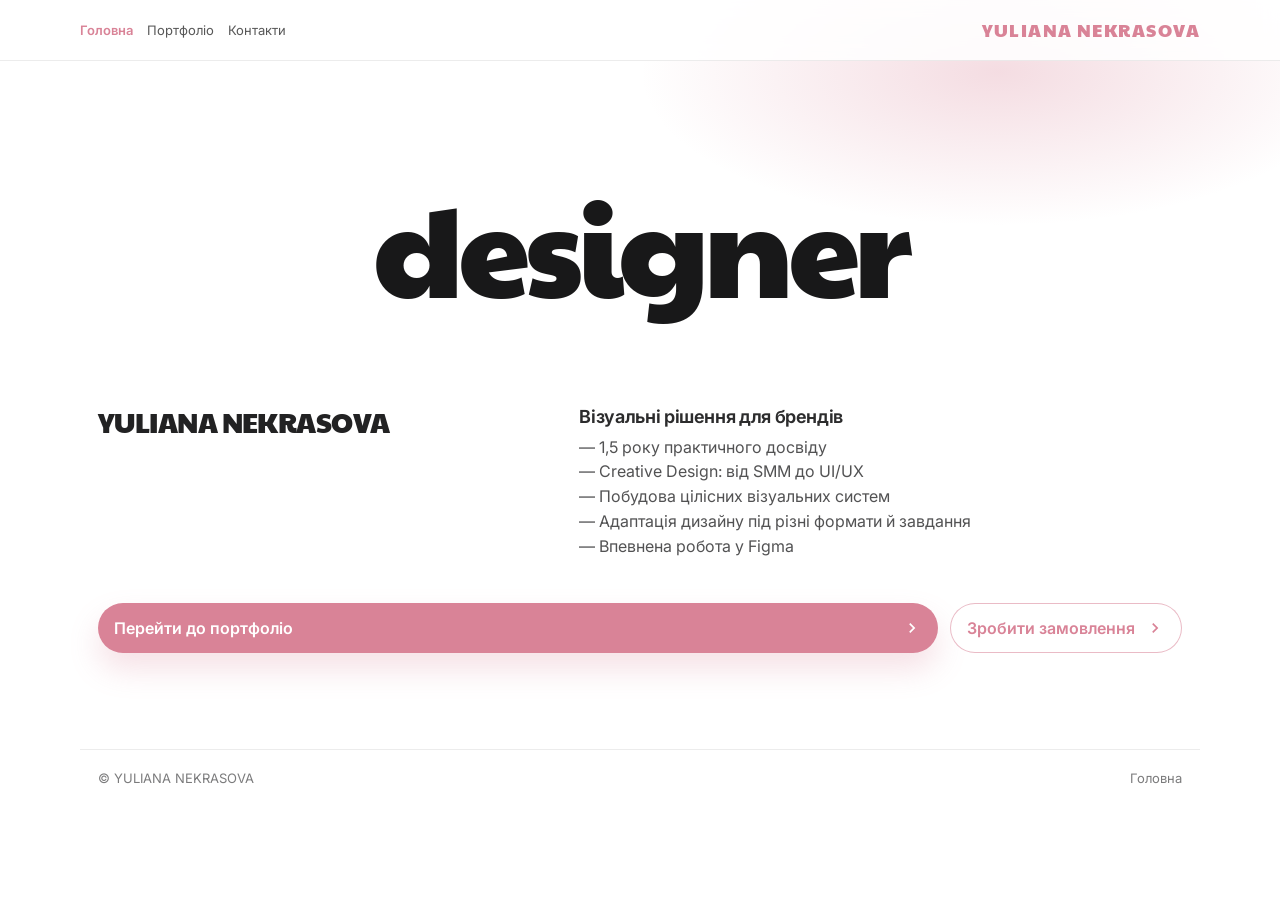
<file: index.html>
<!DOCTYPE html>
<html lang="uk">
<head>
  <meta charset="UTF-8">
  <meta name="viewport" content="width=device-width, initial-scale=1">
  <link rel="preconnect" href="https://fonts.googleapis.com">
  <link rel="preconnect" href="https://fonts.gstatic.com" crossorigin>
  <link rel="stylesheet" href="https://fonts.googleapis.com/css2?family=Inter:wght@300;400;500;600;700&family=Paytone+One&display=swap">
  <title>Головна — Юліана Некрасова</title>
  <link rel="stylesheet" href="styles.css">
</head>
<body>
  <header class="topbar">
    <div class="wrap topbar-grid">
      <nav class="menu" aria-label="Навігація" role="navigation">
        <ul class="menu-list">
          <li><a class="menu-link" href="index.html" aria-current="page">Головна</a></li>
          <li><a class="menu-link" href="portfolio.html">Портфоліо</a></li>
          <li><a class="menu-link" href="contacts.html">Контакти</a></li>
        </ul>
      </nav>

      <a class="logo" href="index.html">YULIANA NEKRASOVA</a>
    </div>
  </header>

  <main id="content">
    <section class="hero" aria-label="Головний екран">
      <div class="wrap">
        <div class="hero-stage">
          <div class="hero-word" aria-hidden="true">designer</div>
        </div>

        <div class="hero-bottom">
          <div class="hero-left">
            <h1>YULIANA NEKRASOVA</h1>
          </div>

          <div class="hero-right">
            <h2 class="subhead">Візуальні рішення для брендів</h2>
            <p>
              — 1,5 року практичного досвіду<br>
              — Creative Design: від SMM до UI/UX<br>
              — Побудова цілісних візуальних систем<br>
              — Адаптація дизайну під різні формати й завдання<br>
              — Впевнена робота у Figma
            </p>
          </div>

          <div class="hero-actions btn-row">
            <a class="btn btn-wide" href="portfolio.html">
              Перейти до портфоліо
              <svg class="btn-icon" viewBox="0 0 24 24" aria-hidden="true">
                <path d="M8.59 16.59L13.17 12 8.59 7.41 10 6l6 6-6 6-1.41-1.41z"></path>
              </svg>
            </a>
            <a class="btn btn-outline" href="contacts.html">
              Зробити замовлення
              <svg class="btn-icon" viewBox="0 0 24 24" aria-hidden="true">
                <path d="M8.59 16.59L13.17 12 8.59 7.41 10 6l6 6-6 6-1.41-1.41z"></path>
              </svg>
            </a>
          </div>
        </div>
      </div>
    </section>
  </main>

  <footer class="footer">
    <div class="wrap footer-inner">
      <span>© YULIANA NEKRASOVA</span>
      <span>Головна</span>
    </div>
  </footer>
</body>
</html>
</file>
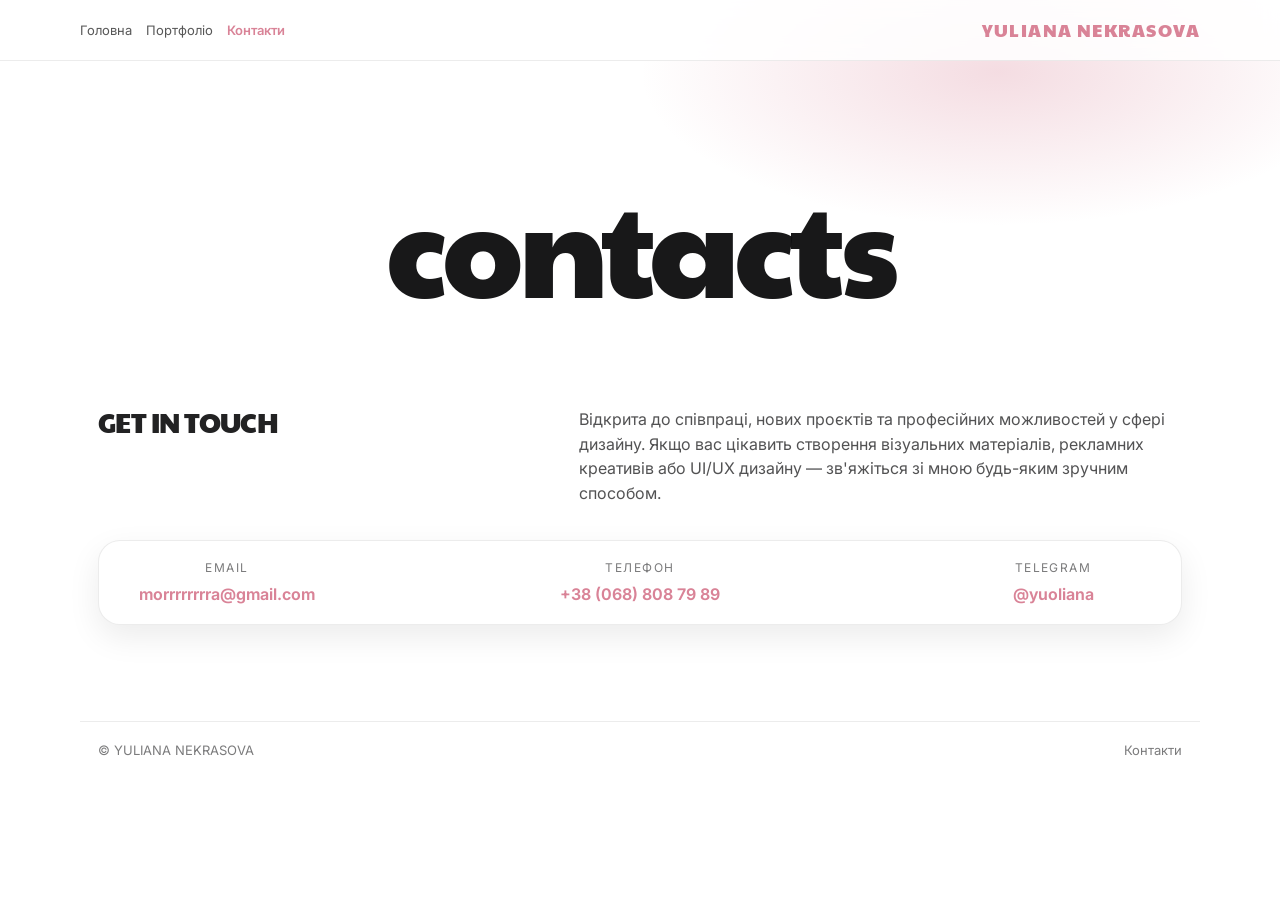
<file: contacts.html>
<!DOCTYPE html>
<html lang="uk">
<head>
  <meta charset="UTF-8">
  <meta name="viewport" content="width=device-width, initial-scale=1">
  <link rel="preconnect" href="https://fonts.googleapis.com">
  <link rel="preconnect" href="https://fonts.gstatic.com" crossorigin>
  <link rel="stylesheet" href="https://fonts.googleapis.com/css2?family=Inter:wght@300;400;500;600;700&family=Paytone+One&display=swap">
  <title>Контакти — Юліана Некрасова</title>
  <link rel="stylesheet" href="styles.css">
</head>
<body>
  <header class="topbar">
    <div class="wrap topbar-grid">
      <nav class="menu" aria-label="Навігація" role="navigation">
        <ul class="menu-list">
          <li><a class="menu-link" href="index.html">Головна</a></li>
          <li><a class="menu-link" href="portfolio.html">Портфоліо</a></li>
          <li><a class="menu-link" href="contacts.html" aria-current="page">Контакти</a></li>
        </ul>
      </nav>

      <a class="logo" href="index.html">YULIANA NEKRASOVA</a>
    </div>
  </header>

  <main id="content">
    <section class="hero" aria-label="Контакти">
      <div class="wrap">
        <div class="hero-stage">
          <div class="hero-word" aria-hidden="true">contacts</div>
        </div>

        <div class="hero-bottom">
          <div class="hero-left">
            <h1>GET IN TOUCH</h1>
          </div>
          <div class="hero-right">
            <p>Відкрита до співпраці, нових проєктів та професійних можливостей у сфері дизайну. Якщо вас цікавить створення візуальних матеріалів, рекламних креативів або UI/UX дизайну — зв'яжіться зі мною будь-яким зручним способом.</p>
          </div>
        </div>

        <section class="contact-bar" aria-label="Зв'язок">
          <h2 class="sr-only">Зв'язок</h2>
          <article class="card contact-bar-card">
            <div class="contact-row">
              <div class="contact-item">
                <span class="contact-label">Email</span>
                <a href="mailto:morrrrrrrra@gmail.com">morrrrrrrra@gmail.com</a>
              </div>
              <div class="contact-item">
                <span class="contact-label">Телефон</span>
                <a href="tel:+380688087989">+38 (068) 808 79 89</a>
              </div>
              <div class="contact-item">
                <span class="contact-label">Telegram</span>
                <a href="https://t.me/yuoliana" target="_blank" rel="noreferrer">@yuoliana</a>
              </div>
            </div>
          </article>
        </section>
      </div>
    </section>
  </main>

  <footer class="footer">
    <div class="wrap footer-inner">
      <span>© YULIANA NEKRASOVA</span>
      <span>Контакти</span>
    </div>
  </footer>
</body>
</html>
</file>
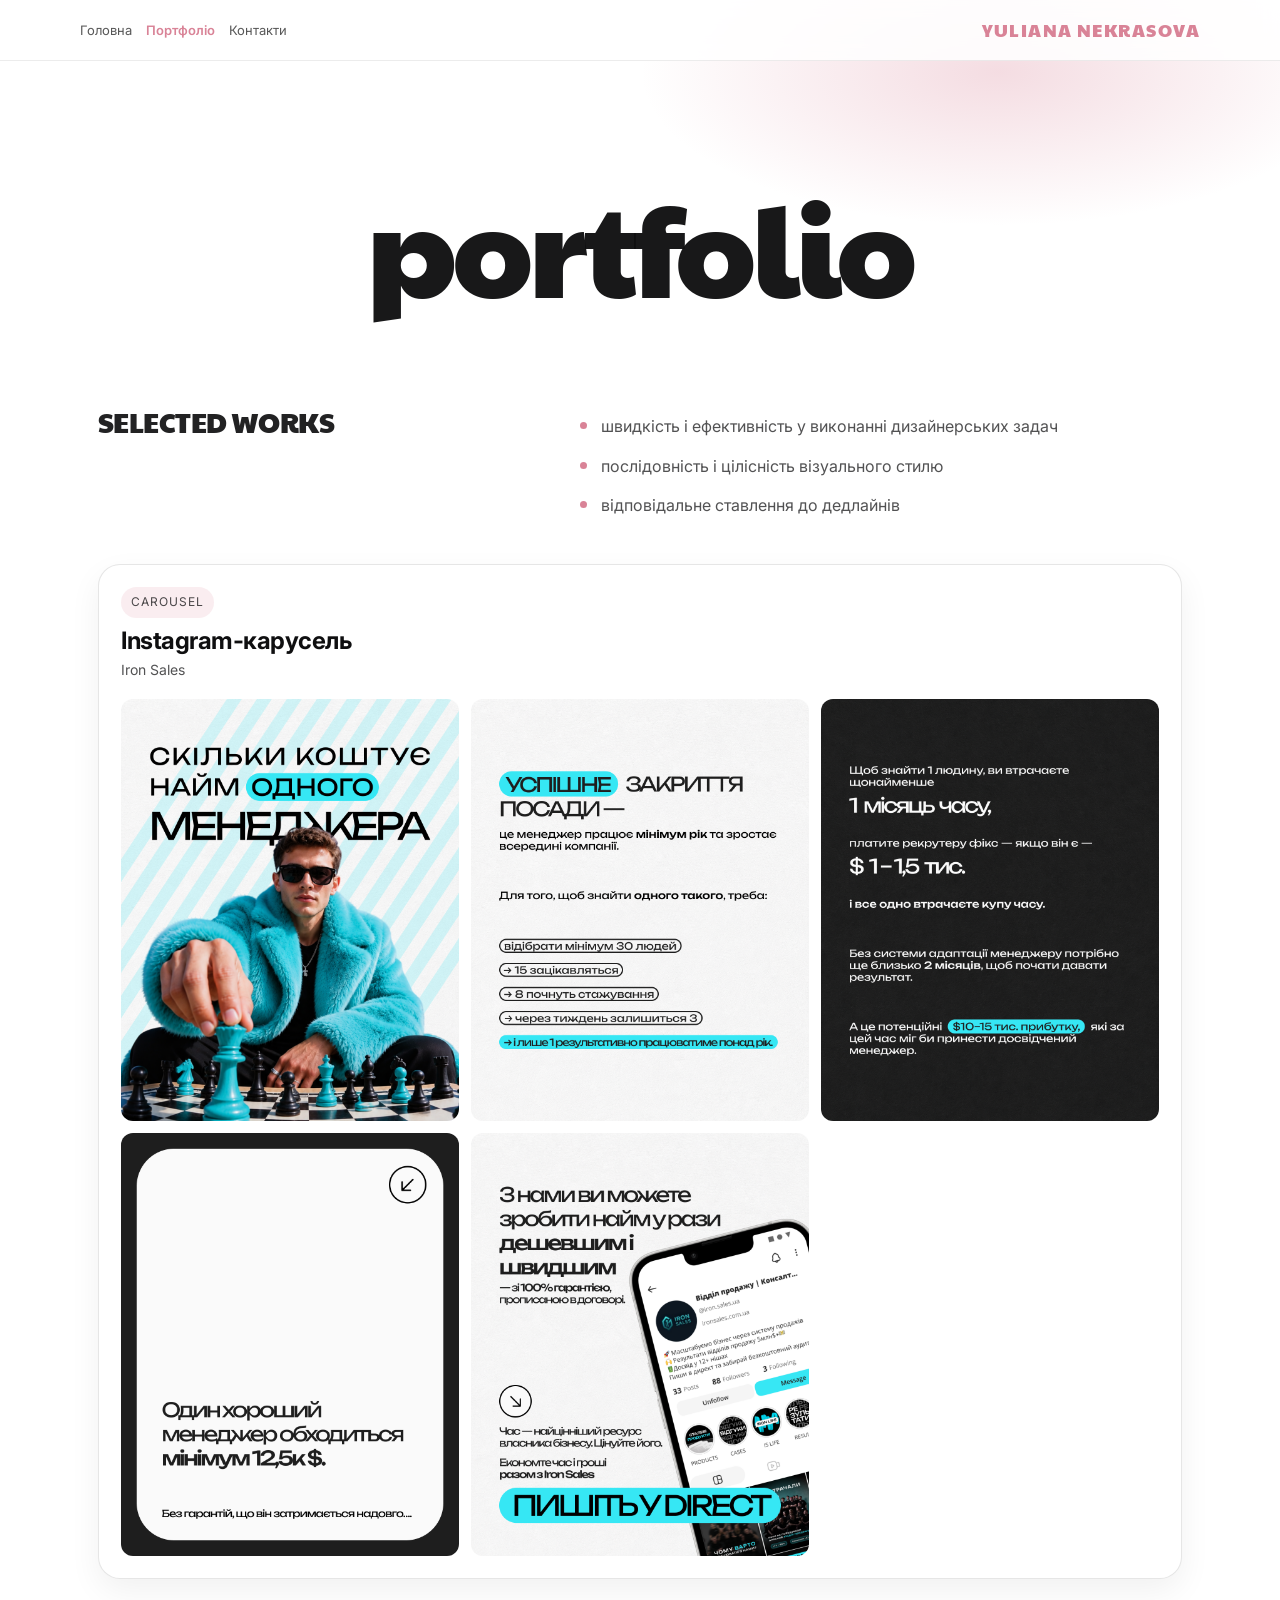
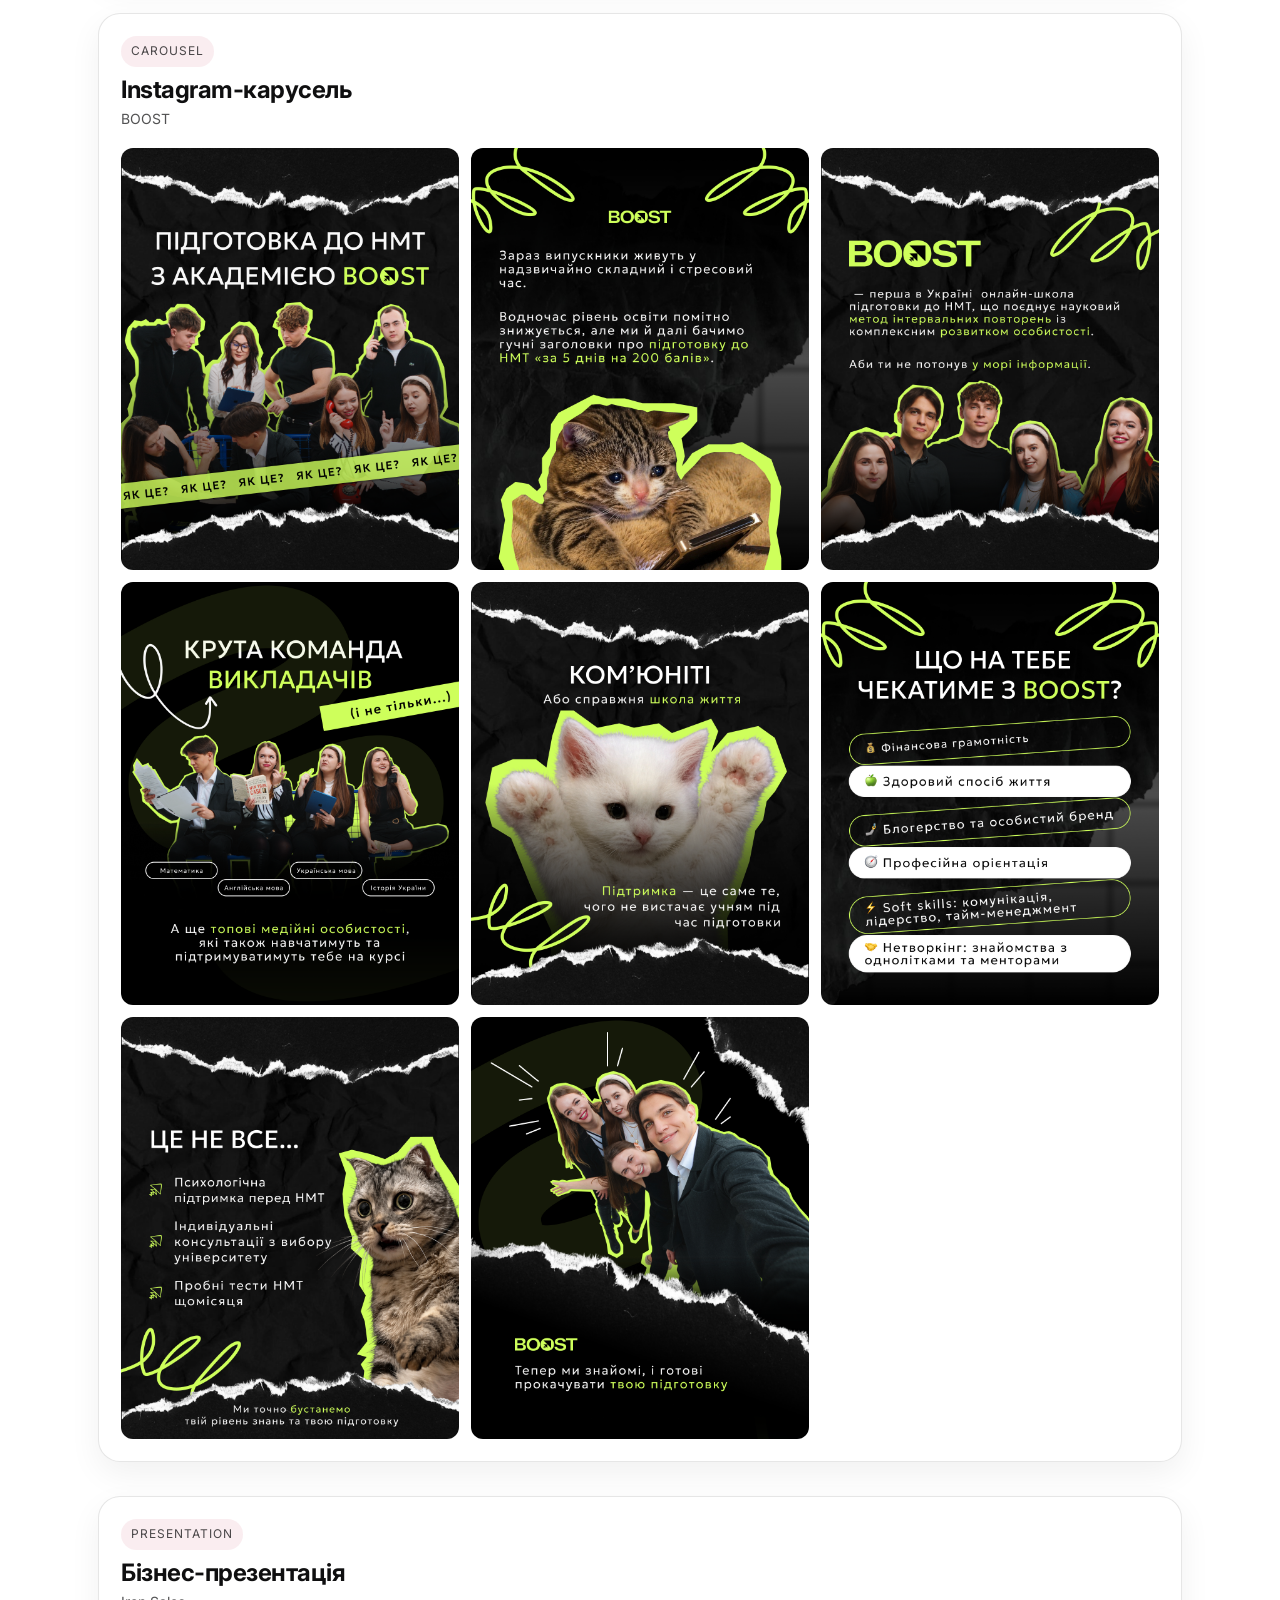
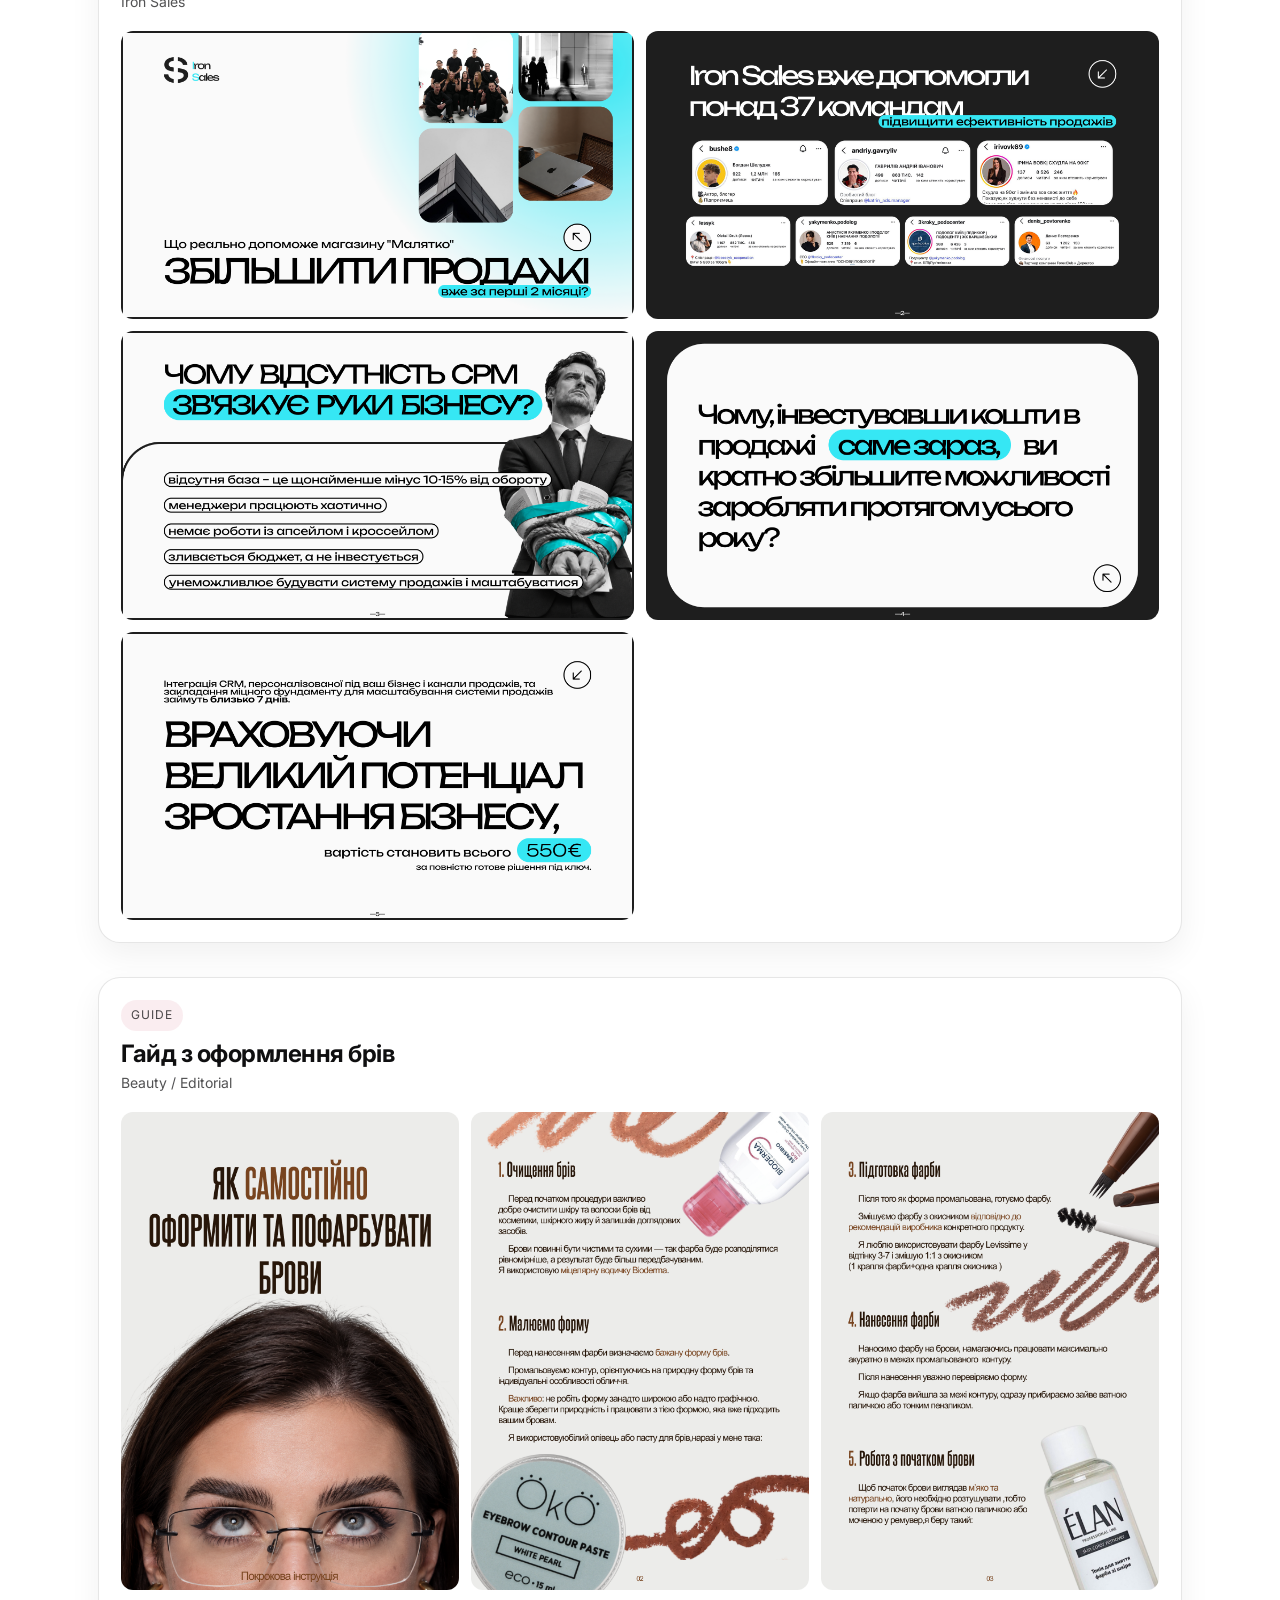
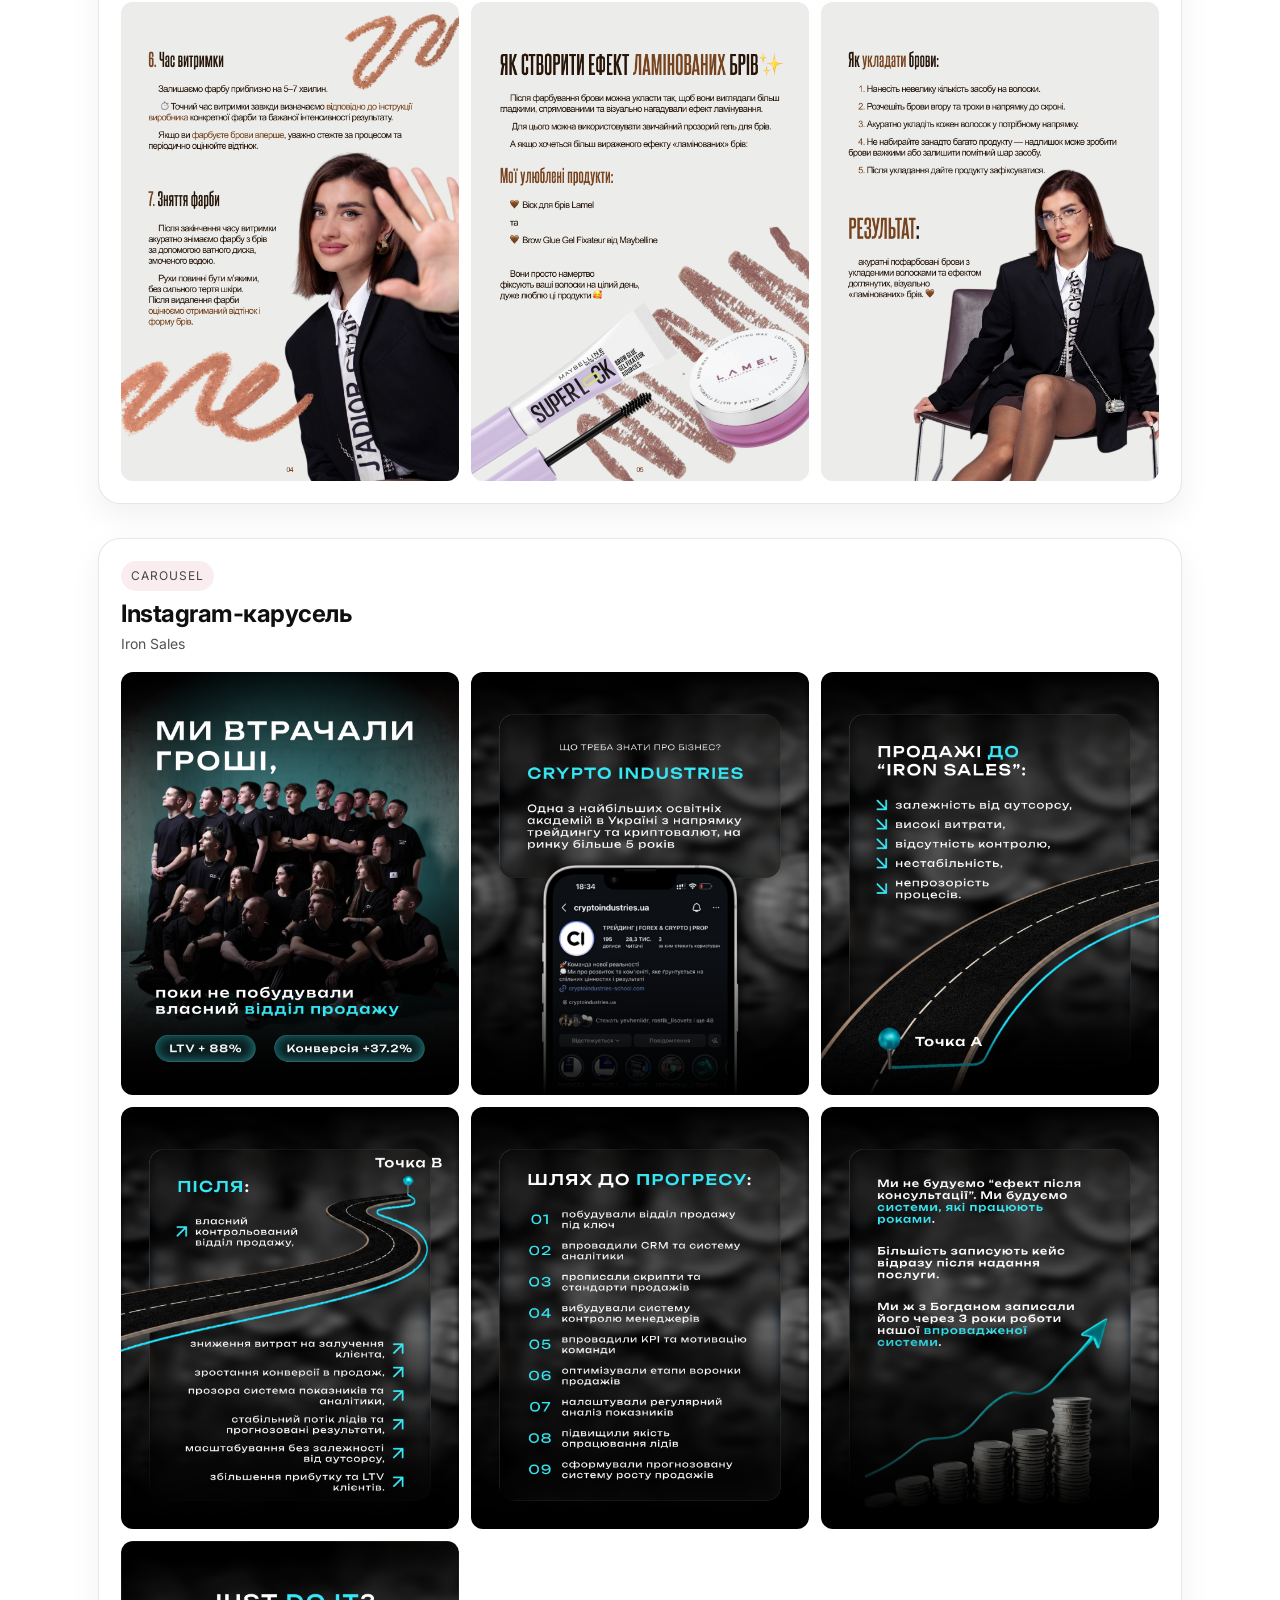
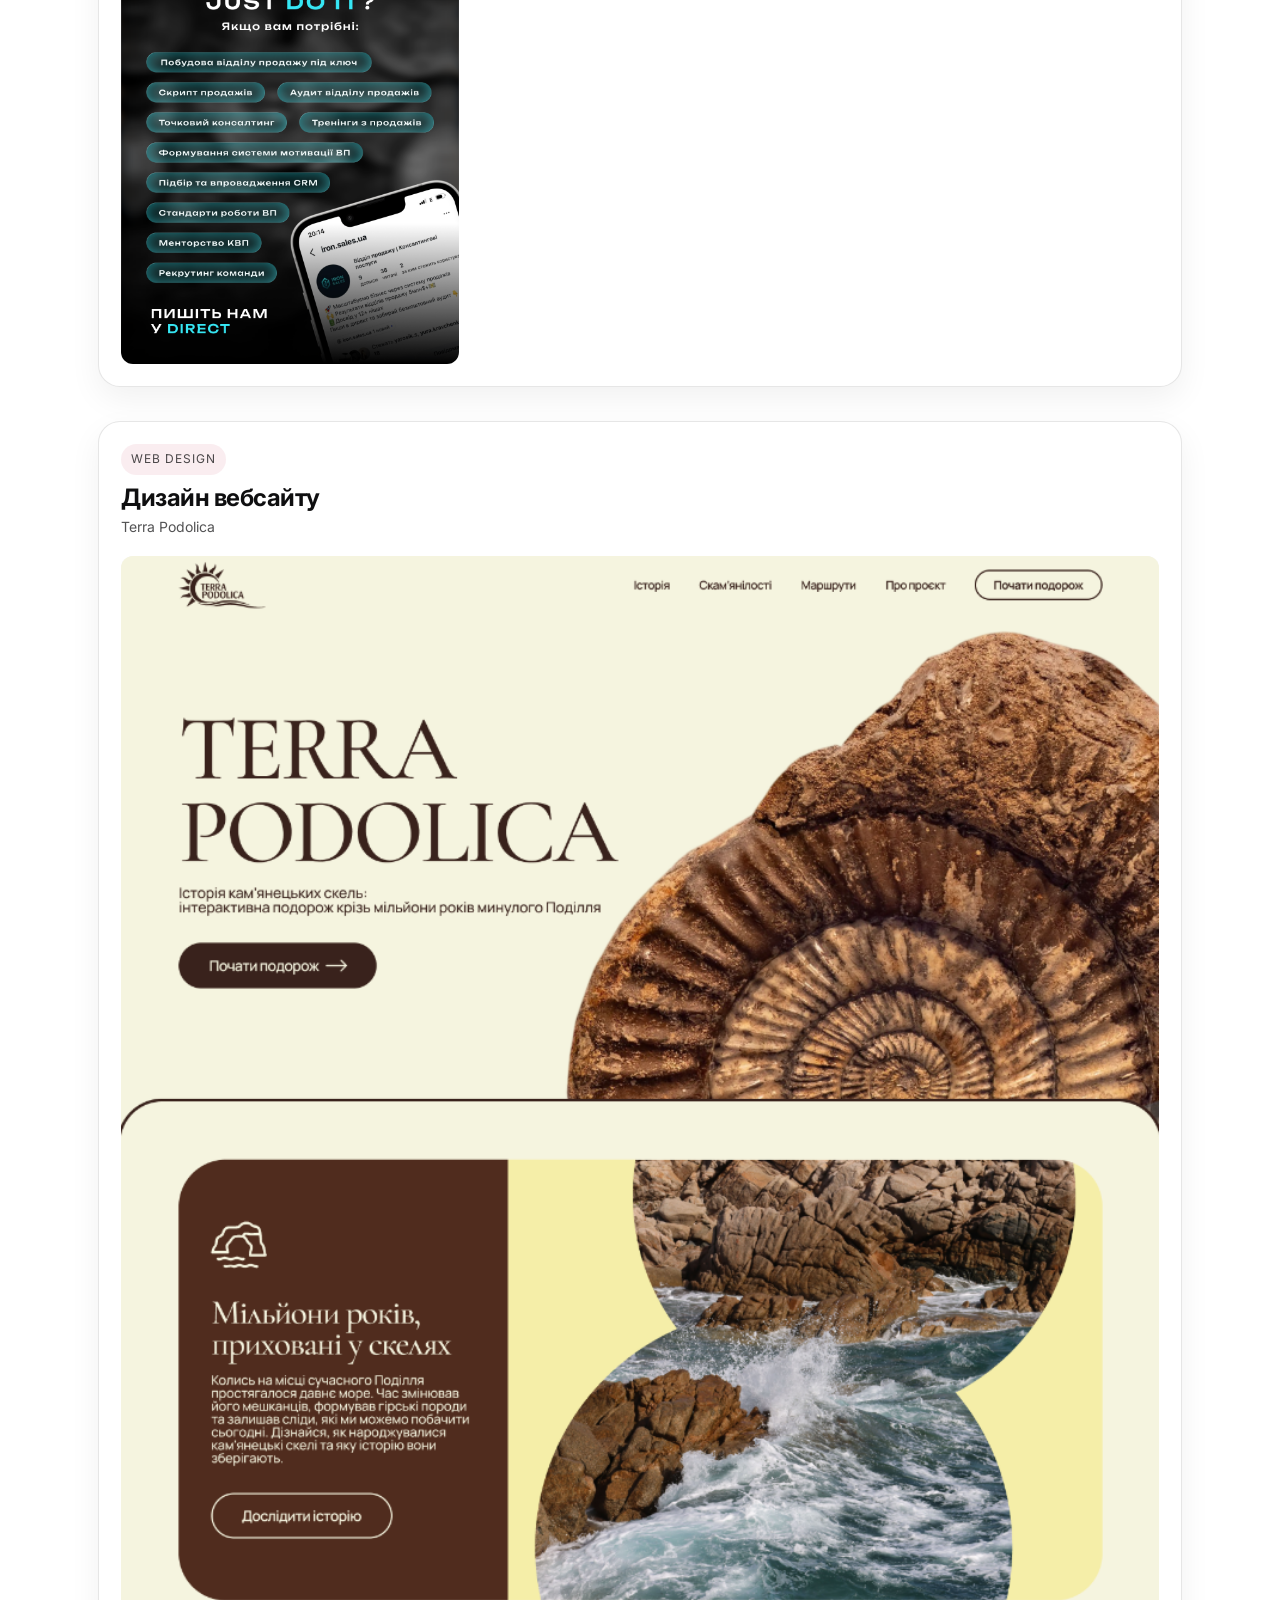
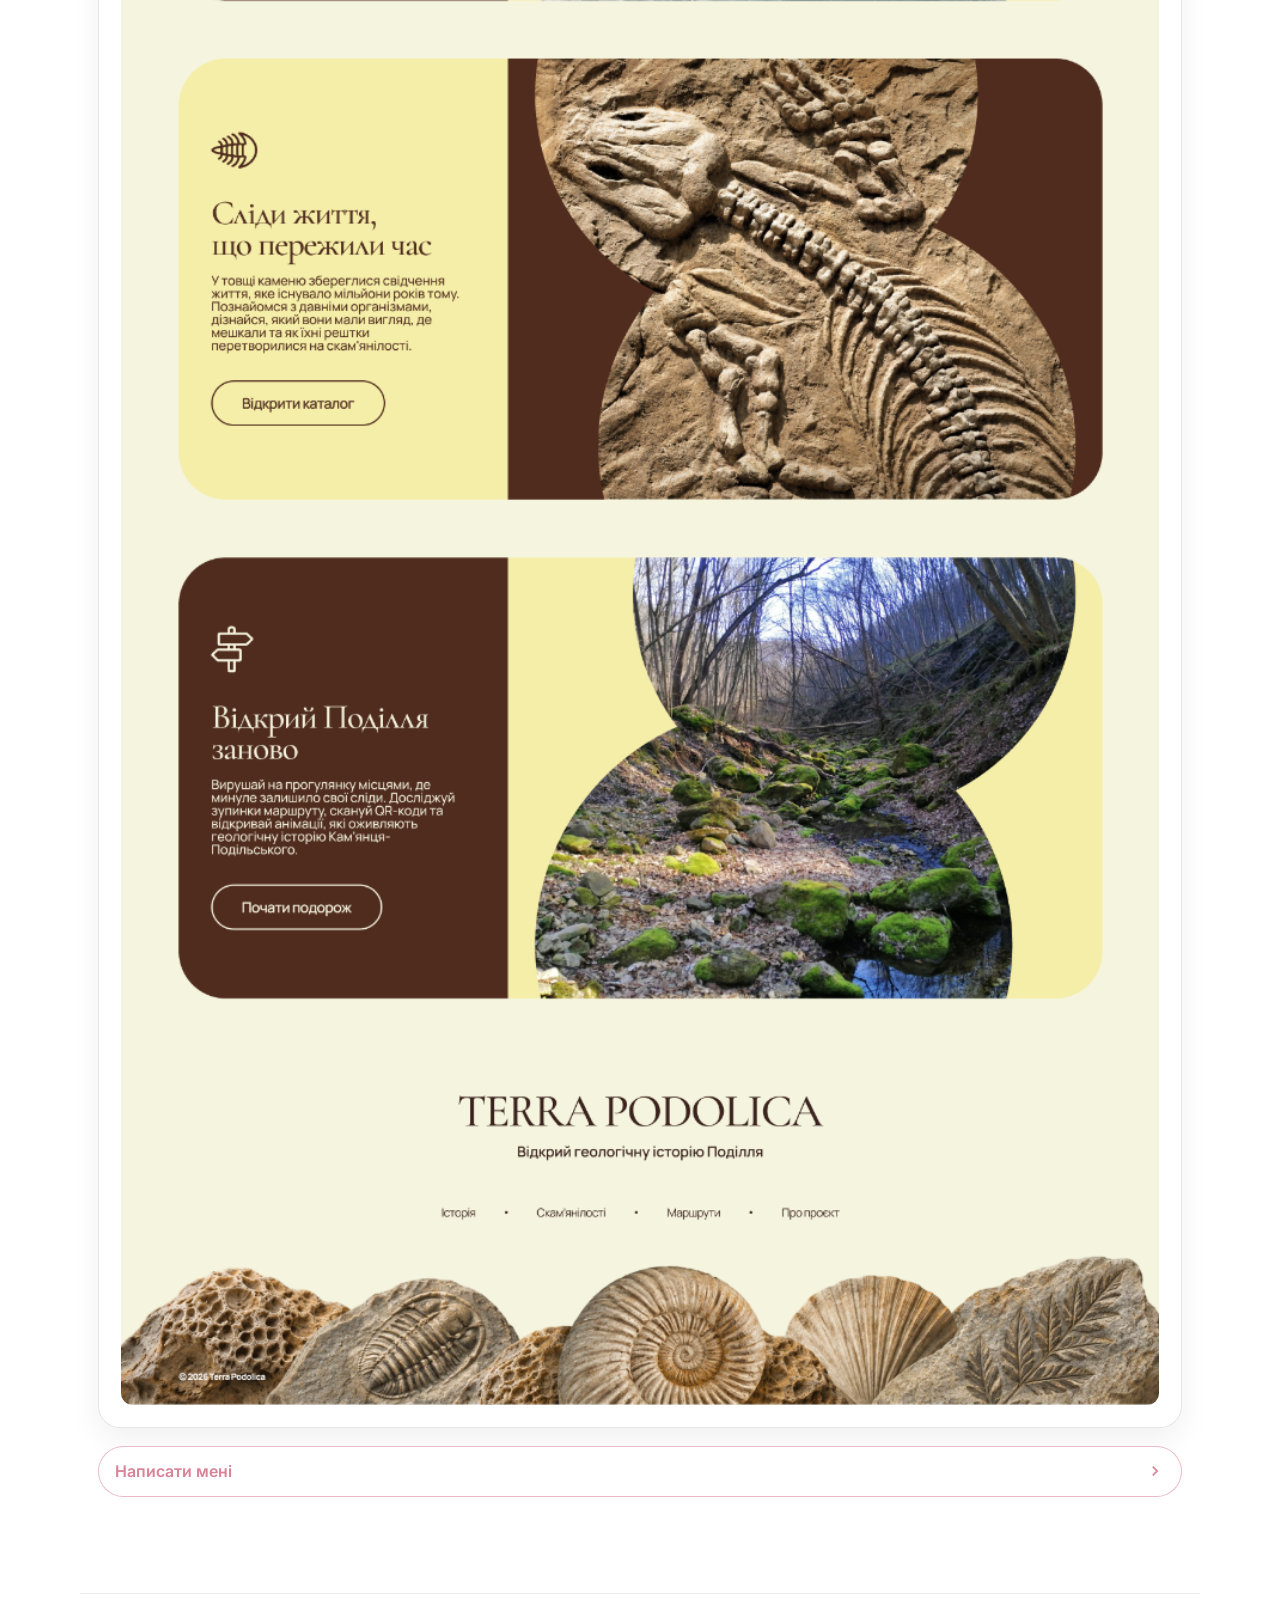
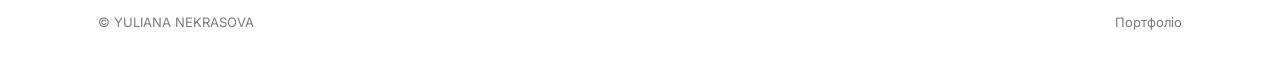
<file: portfolio.html>
<!DOCTYPE html>
<html lang="uk">
<head>
  <meta charset="UTF-8">
  <meta name="viewport" content="width=device-width, initial-scale=1">
  <link rel="preconnect" href="https://fonts.googleapis.com">
  <link rel="preconnect" href="https://fonts.gstatic.com" crossorigin>
  <link rel="stylesheet" href="https://fonts.googleapis.com/css2?family=Inter:wght@300;400;500;600;700&family=Paytone+One&display=swap">
  
  <meta name="description" content="Портфоліо дизайнерки Юліани Некрасової. Розробка рекламних банерів, презентацій та UI/UX рішень для цифрових продуктів.">
  <meta name="author" content="Юліана Некрасова">
  <meta name="keywords" content="Юліана Некрасова, портфоліо дизайнера, UI/UX, створення банерів, графічний дизайн">
  
  <title>Портфоліо — Юліана Некрасова</title>
  <link rel="stylesheet" href="styles.css">
  <style>
    #terra-podolica .work-gallery{display:block !important;grid-template-columns:1fr !important;columns:auto !important}
    #terra-podolica .work-gallery a{display:block;width:100%;max-width:none}
    #terra-podolica .work-gallery img{display:block;width:100% !important;max-width:100% !important;height:auto}
  </style>
</head>
<body>
  <header class="topbar">
    <div class="wrap topbar-grid">
      <nav class="menu" aria-label="Навігація" role="navigation">
        <ul class="menu-list">
          <li><a class="menu-link" href="index.html">Головна</a></li>
          <li><a class="menu-link" href="portfolio.html" aria-current="page">Портфоліо</a></li>
          <li><a class="menu-link" href="contacts.html">Контакти</a></li>
        </ul>
      </nav>

      <a class="logo" href="index.html">YULIANA NEKRASOVA</a>
    </div>
  </header>

  <main id="content">
    <section class="hero" aria-label="Портфоліо">
      <div class="wrap">
        <div class="hero-stage">
          <div class="hero-word" aria-hidden="true">portfolio</div>
        </div>

        <div class="hero-bottom">
          <div class="hero-left">
            <h1>SELECTED WORKS</h1>
          </div>
          <div class="hero-right">
            <ul class="accent-list">
              <li>швидкість і ефективність у виконанні дизайнерських задач</li>
              <li>послідовність і цілісність візуального стилю</li>
              <li>відповідальне ставлення до дедлайнів</li>
            </ul>
          </div>
        </div>

        <section class="work-detail" id="iron-carousel-1" aria-label="Instagram-карусель — Iron Sales">
 <div class="work-heading"><div><span class="badge">CAROUSEL</span><h2>Instagram-карусель</h2><p>Iron Sales</p></div></div>
 <div class="work-gallery "><a href="assets/iron-carousel-1-01.png" target="_blank" rel="noopener" title="Відкрити у повному розмірі"><img loading="lazy" src="assets/iron-carousel-1-01.png" alt="Instagram-карусель — сторінка 1"></a><a href="assets/iron-carousel-1-02.png" target="_blank" rel="noopener" title="Відкрити у повному розмірі"><img loading="lazy" src="assets/iron-carousel-1-02.png" alt="Instagram-карусель — сторінка 2"></a><a href="assets/iron-carousel-1-03.png" target="_blank" rel="noopener" title="Відкрити у повному розмірі"><img loading="lazy" src="assets/iron-carousel-1-03.png" alt="Instagram-карусель — сторінка 3"></a><a href="assets/iron-carousel-1-04.png" target="_blank" rel="noopener" title="Відкрити у повному розмірі"><img loading="lazy" src="assets/iron-carousel-1-04.png" alt="Instagram-карусель — сторінка 4"></a><a href="assets/iron-carousel-1-05.png" target="_blank" rel="noopener" title="Відкрити у повному розмірі"><img loading="lazy" src="assets/iron-carousel-1-05.png" alt="Instagram-карусель — сторінка 5"></a></div>
 </section>
<section class="work-detail" id="boost-carousel" aria-label="Instagram-карусель — BOOST">
 <div class="work-heading"><div><span class="badge">CAROUSEL</span><h2>Instagram-карусель</h2><p>BOOST</p></div></div>
 <div class="work-gallery "><a href="assets/boost-carousel-01.png" target="_blank" rel="noopener" title="Відкрити у повному розмірі"><img loading="lazy" src="assets/boost-carousel-01.png" alt="Instagram-карусель — сторінка 1"></a><a href="assets/boost-carousel-02.png" target="_blank" rel="noopener" title="Відкрити у повному розмірі"><img loading="lazy" src="assets/boost-carousel-02.png" alt="Instagram-карусель — сторінка 2"></a><a href="assets/boost-carousel-03.png" target="_blank" rel="noopener" title="Відкрити у повному розмірі"><img loading="lazy" src="assets/boost-carousel-03.png" alt="Instagram-карусель — сторінка 3"></a><a href="assets/boost-carousel-04.png" target="_blank" rel="noopener" title="Відкрити у повному розмірі"><img loading="lazy" src="assets/boost-carousel-04.png" alt="Instagram-карусель — сторінка 4"></a><a href="assets/boost-carousel-05.png" target="_blank" rel="noopener" title="Відкрити у повному розмірі"><img loading="lazy" src="assets/boost-carousel-05.png" alt="Instagram-карусель — сторінка 5"></a><a href="assets/boost-carousel-06.png" target="_blank" rel="noopener" title="Відкрити у повному розмірі"><img loading="lazy" src="assets/boost-carousel-06.png" alt="Instagram-карусель — сторінка 6"></a><a href="assets/boost-carousel-07.png" target="_blank" rel="noopener" title="Відкрити у повному розмірі"><img loading="lazy" src="assets/boost-carousel-07.png" alt="Instagram-карусель — сторінка 7"></a><a href="assets/boost-carousel-08.png" target="_blank" rel="noopener" title="Відкрити у повному розмірі"><img loading="lazy" src="assets/boost-carousel-08.png" alt="Instagram-карусель — сторінка 8"></a></div>
 </section>
<section class="work-detail" id="iron-presentation" aria-label="Бізнес-презентація — Iron Sales">
 <div class="work-heading"><div><span class="badge">PRESENTATION</span><h2>Бізнес-презентація</h2><p>Iron Sales</p></div></div>
 <div class="work-gallery work-gallery-wide"><a href="assets/iron-presentation-01.png" target="_blank" rel="noopener" title="Відкрити у повному розмірі"><img loading="lazy" src="assets/iron-presentation-01.png" alt="Бізнес-презентація — сторінка 1"></a><a href="assets/iron-presentation-02.png" target="_blank" rel="noopener" title="Відкрити у повному розмірі"><img loading="lazy" src="assets/iron-presentation-02.png" alt="Бізнес-презентація — сторінка 2"></a><a href="assets/iron-presentation-05.png" target="_blank" rel="noopener" title="Відкрити у повному розмірі"><img loading="lazy" src="assets/iron-presentation-05.png" alt="Бізнес-презентація — сторінка 3"></a><a href="assets/iron-presentation-04.png" target="_blank" rel="noopener" title="Відкрити у повному розмірі"><img loading="lazy" src="assets/iron-presentation-04.png" alt="Бізнес-презентація — сторінка 4"></a><a href="assets/iron-presentation-03.png" target="_blank" rel="noopener" title="Відкрити у повному розмірі"><img loading="lazy" src="assets/iron-presentation-03.png" alt="Бізнес-презентація — сторінка 5"></a></div>
 </section>
<section class="work-detail" id="beauty-guide" aria-label="Гайд з оформлення брів — Beauty / Editorial">
 <div class="work-heading"><div><span class="badge">GUIDE</span><h2>Гайд з оформлення брів</h2><p>Beauty / Editorial</p></div></div>
 <div class="work-gallery "><a href="assets/beauty-guide-01.png" target="_blank" rel="noopener" title="Відкрити у повному розмірі"><img loading="lazy" src="assets/beauty-guide-01.png" alt="Гайд з оформлення брів — сторінка 1"></a><a href="assets/beauty-guide-02.png" target="_blank" rel="noopener" title="Відкрити у повному розмірі"><img loading="lazy" src="assets/beauty-guide-02.png" alt="Гайд з оформлення брів — сторінка 2"></a><a href="assets/beauty-guide-03.png" target="_blank" rel="noopener" title="Відкрити у повному розмірі"><img loading="lazy" src="assets/beauty-guide-03.png" alt="Гайд з оформлення брів — сторінка 3"></a><a href="assets/beauty-guide-04.png" target="_blank" rel="noopener" title="Відкрити у повному розмірі"><img loading="lazy" src="assets/beauty-guide-04.png" alt="Гайд з оформлення брів — сторінка 4"></a><a href="assets/beauty-guide-05.png" target="_blank" rel="noopener" title="Відкрити у повному розмірі"><img loading="lazy" src="assets/beauty-guide-05.png" alt="Гайд з оформлення брів — сторінка 5"></a><a href="assets/beauty-guide-06.png" target="_blank" rel="noopener" title="Відкрити у повному розмірі"><img loading="lazy" src="assets/beauty-guide-06.png" alt="Гайд з оформлення брів — сторінка 6"></a></div>
 </section>
<section class="work-detail" id="iron-carousel-2" aria-label="Instagram-карусель — Iron Sales">
 <div class="work-heading"><div><span class="badge">CAROUSEL</span><h2>Instagram-карусель</h2><p>Iron Sales</p></div></div>
 <div class="work-gallery "><a href="assets/iron-carousel-2-01.png" target="_blank" rel="noopener" title="Відкрити у повному розмірі"><img loading="lazy" src="assets/iron-carousel-2-01.png" alt="Instagram-карусель — сторінка 1"></a><a href="assets/iron-carousel-2-02.png" target="_blank" rel="noopener" title="Відкрити у повному розмірі"><img loading="lazy" src="assets/iron-carousel-2-02.png" alt="Instagram-карусель — сторінка 2"></a><a href="assets/iron-carousel-2-03.png" target="_blank" rel="noopener" title="Відкрити у повному розмірі"><img loading="lazy" src="assets/iron-carousel-2-03.png" alt="Instagram-карусель — сторінка 3"></a><a href="assets/iron-carousel-2-04.png" target="_blank" rel="noopener" title="Відкрити у повному розмірі"><img loading="lazy" src="assets/iron-carousel-2-04.png" alt="Instagram-карусель — сторінка 4"></a><a href="assets/iron-carousel-2-05.png" target="_blank" rel="noopener" title="Відкрити у повному розмірі"><img loading="lazy" src="assets/iron-carousel-2-05.png" alt="Instagram-карусель — сторінка 5"></a><a href="assets/iron-carousel-2-06.png" target="_blank" rel="noopener" title="Відкрити у повному розмірі"><img loading="lazy" src="assets/iron-carousel-2-06.png" alt="Instagram-карусель — сторінка 6"></a><a href="assets/iron-carousel-2-07.png" target="_blank" rel="noopener" title="Відкрити у повному розмірі"><img loading="lazy" src="assets/iron-carousel-2-07.png" alt="Instagram-карусель — сторінка 7"></a></div>
 </section>
<section class="work-detail" id="terra-podolica" aria-label="Дизайн вебсайту — Terra Podolica">
 <div class="work-heading"><div><span class="badge">WEB DESIGN</span><h2>Дизайн вебсайту</h2><p>Terra Podolica</p></div></div>
 <div class="work-gallery work-gallery-wide"><a href="assets/terra-podolica-01.png" target="_blank" rel="noopener" title="Відкрити у повному розмірі"><img loading="lazy" src="assets/terra-podolica-01.png" alt="Дизайн вебсайту — сторінка 1"></a></div>
 </section>
<div class="spacer" aria-hidden="true"></div>
        <a class="btn btn-outline btn-wide" href="contacts.html">
          Написати мені
          <svg class="btn-icon" viewBox="0 0 24 24" aria-hidden="true">
            <path d="M8.59 16.59L13.17 12 8.59 7.41 10 6l6 6-6 6-1.41-1.41z"></path>
          </svg>
        </a>
      </div>
    </section>
  </main>

  <footer class="footer">
    <div class="wrap footer-inner">
      <span>© YULIANA NEKRASOVA</span>
      <span>Портфоліо</span>
    </div>
  </footer>
</body>
</html>
</file>
<file: styles.css>
:root {
  --bg: #ffffff;
  --surface: #ffffff;
  --text: #0f0f10;
  --muted: #6c6c72;
  --border: rgba(15, 15, 16, .10);
  --accent: #d98397;
  --accent-soft: #f3c3cd;
  --shadow: 0 18px 40px rgba(15, 15, 16, .10);
  --radius: 22px;
}

* {
  box-sizing: border-box;
}

html, body {
  height: 100%;
}

body {
  position: relative;
  margin: 0;
  color: var(--text);
  font: 16px/1.55 "Inter", system-ui, -apple-system, "Segoe UI", Roboto, Arial, sans-serif;
  background: var(--bg);
}

body::before {
  content: "";
  position: absolute;
  top: 0;
  left: 0;
  right: 0;
  height: 640px;
  pointer-events: none;
  background: radial-gradient(560px 240px at 78% 72px, rgba(217, 131, 151, .28), transparent 64%);
  z-index: -1;
}

img {
  max-width: 100%;
  height: auto;
  display: block;
}

a {
  color: inherit;
}

.sr-only {
  position: absolute;
  width: 1px;
  height: 1px;
  padding: 0;
  margin: -1px;
  overflow: hidden;
  clip: rect(0, 0, 0, 0);
  white-space: nowrap;
  border: 0;
}

.wrap {
  max-width: 1120px;
  margin: 0 auto;
  padding: 0 18px;
}

.topbar {
  position: sticky;
  top: 0;
  z-index: 10;
  background: rgba(255, 255, 255, .86);
  border-bottom: 1px solid rgba(15, 15, 16, .08);
  backdrop-filter: blur(10px);
}

.topbar-grid {
  display: flex;
  align-items: center;
  justify-content: space-between;
  padding: 16px 0;
  gap: 14px;
}

.menu {
  flex: 1;
}

.menu-list {
  list-style: none;
  margin: 0;
  padding: 0;
  display: flex;
  flex-direction: row;
  align-items: center;
  gap: 14px;
  flex-wrap: wrap;
  font-size: 13px;
}

.menu-link {
  text-decoration: none;
  color: rgba(15, 15, 16, .70);
}

.menu-link:hover {
  color: rgba(15, 15, 16, .92);
}

.menu-link[aria-current="page"] {
  color: var(--accent);
  font-weight: 600;
}

.logo {
  text-decoration: none;
  font-family: "Paytone One", "Inter", system-ui, sans-serif;
  font-size: 18px;
  letter-spacing: .08em;
  color: var(--accent);
}

main {
  padding: 8px 0 56px;
}

h1, h2, h3 {
  margin: 0 0 10px;
  line-height: 1.1;
  letter-spacing: -.02em;
}

h1 {
  font-size: 48px;
  font-weight: 700;
}

h2 {
  font-size: 28px;
  font-weight: 700;
}

h3 {
  font-size: 16px;
  font-weight: 700;
  letter-spacing: .02em;
  text-transform: uppercase;
}

p {
  margin: 0 0 12px;
  color: rgba(15, 15, 16, .72);
}

.accent-list {
  margin: 0 0 12px;
  padding-left: 22px;
  color: rgba(15, 15, 16, .72);
}

.accent-list li {
  margin: 0 0 8px;
}

.accent-list li::marker {
  color: var(--accent);
  font-size: 1.45em;
}

.btn {
  display: inline-flex;
  align-items: center;
  gap: 10px;
  padding: 12px 16px;
  border-radius: 999px;
  background: var(--accent);
  color: #fff;
  text-decoration: none;
  font-weight: 600;
  box-shadow: 0 16px 30px rgba(217, 131, 151, .24);
}

.btn-outline {
  background: #fff;
  color: var(--accent);
  border: 1px solid rgba(217, 131, 151, .55);
  box-shadow: none;
}

.btn-icon {
  width: 20px;
  height: 20px;
  flex: 0 0 auto;
  fill: currentColor;
}

.btn-wide {
  width: 100%;
  justify-content: space-between;
}

.btn-row {
  display: grid;
  grid-template-columns: 1fr auto;
  gap: 12px;
  margin-top: 14px;
}

.btn:hover { filter: brightness(1.02); }
.btn:active { filter: brightness(.98); }

.hero {
  position: relative;
  padding: 6px 0 12px;
}

.hero-stage {
  position: relative;
  min-height: 320px;
  display: grid;
  place-items: center;
  overflow: hidden;
}

.hero-word {
  position: absolute;
  inset: 0;
  display: grid;
  place-items: center;
  font-family: "Paytone One", "Inter", system-ui, sans-serif;
  font-size: 130px;
  letter-spacing: -.04em;
  color: rgba(15, 15, 16, .96);
  white-space: nowrap;
  transform: translateY(10px);
}

.hero-bottom {
  display: grid;
  grid-template-columns: 1fr 1.3fr;
  gap: 18px;
  margin-top: 12px;
  align-items: start;
}

.hero-actions {
  grid-column: 1 / -1;
}

.subhead {
  font-size: 18px;
  font-weight: 650;
  color: rgba(15, 15, 16, .88);
  margin: 0 0 8px;
}

.hero-left h1 {
  font-family: "Paytone One", "Inter", system-ui, sans-serif;
  font-weight: 400;
  font-size: 28px;
  color: rgba(15, 15, 16, .92);
}

.panel {
  margin-top: 26px;
  border-radius: 28px;
  background: var(--accent);
  color: var(--text);
  box-shadow: var(--shadow);
  border: none;
}

.panel-inner {
  padding: 28px 20px 22px;
}

.panel-top {
  display: grid;
  grid-template-columns: 1fr auto 1fr;
  align-items: center;
  gap: 10px;
  margin-bottom: 18px;
  text-transform: uppercase;
  letter-spacing: .12em;
  font-size: 12px;
  color: rgba(255, 255, 255, .8);
}

.panel-title {
  justify-self: center;
  font-family: "Paytone One", "Inter", system-ui, sans-serif;
  font-size: 38px;
  letter-spacing: .08em;
  color: #ffffff;
  margin: 0;
}

.panel-grid {
  display: grid;
  grid-template-columns: repeat(3, 1fr);
  gap: 14px;
}

.tile {
  border-radius: 22px;
  background: #ffffff;
  border: none;
  padding: 14px;
  text-align: center;
}

.badge {
  display: inline-flex;
  align-items: center;
  gap: 8px;
  font-size: 12px;
  padding: 6px 10px;
  border-radius: 999px;
  background: rgba(217, 131, 151, .14);
  color: rgba(15, 15, 16, .75);
  letter-spacing: .08em;
  text-transform: uppercase;
}

.tile-img {
  margin: 12px auto 10px;
  width: 100%;
  max-width: 240px;
  aspect-ratio: 9 / 16;
  border-radius: 18px;
  overflow: hidden;
  background: rgba(15, 15, 16, .04);
}

.tile-img img {
  width: 100%;
  height: 100%;
  object-fit: cover;
}
.tile-name {
  margin: 0;
  font-weight: 700;
  color: rgba(15, 15, 16, .92);
  font-size: 15px;
  letter-spacing: 0;
  text-transform: none;
}

.tile-meta {
  margin: 2px 0 12px;
  font-size: 13px;
  color: rgba(15, 15, 16, .62);
}

.section {
  margin-top: 34px;
  display: grid;
  grid-template-columns: 1.2fr .8fr;
  gap: 22px;
  align-items: center;
}

.card {
  border-radius: var(--radius);
  background: var(--surface);
  border: 1px solid rgba(15, 15, 16, .08);
  box-shadow: 0 12px 32px rgba(15, 15, 16, .08);
  padding: 18px;
}

.card h3 { color: rgba(15, 15, 16, .60); margin-bottom: 8px; }
.card ul { margin: 10px 0 0; padding-left: 18px; color: rgba(15, 15, 16, .76); }

.contact-bar { margin-top: 22px; }

.contact-row {
  display: flex;
  align-items: center;
  justify-content: space-between;
  gap: 18px;
  flex-wrap: wrap;
}

.contact-item {
  display: flex;
  flex-direction: column;
  gap: 4px;
  min-width: 220px;
  text-align: center;
}

.contact-label {
  font-size: 12px;
  letter-spacing: .12em;
  text-transform: uppercase;
  color: rgba(15, 15, 16, .55);
}

.contact-row a {
  color: var(--accent);
  font-weight: 650;
  text-decoration: none;
}

.contact-row a:hover {
  text-decoration: underline;
  text-underline-offset: 3px;
}

.footer {
  padding: 28px 0 42px;
  background: #fff;
  color: rgba(15, 15, 16, .55);
  font-size: 13px;
}

.footer-inner {
  border-top: 1px solid rgba(15, 15, 16, .08);
  padding-top: 18px;
  display: flex;
  justify-content: space-between;
  gap: 12px;
  flex-wrap: wrap;
}

.spacer { height: 18px; }

@media (max-width: 900px) {
  .topbar-grid { gap: 12px; }
  .menu-list { gap: 12px; }
  .hero-bottom { grid-template-columns: 1fr; }
  .btn-row { grid-template-columns: 1fr; }
  .panel-grid { grid-template-columns: 1fr; }
  .section { grid-template-columns: 1fr; }
}
/* Додаткові роботи — той самий стиль карток і кольорів */
.project-link {display:block;text-decoration:none;color:inherit}
.project-link:hover .tile-img img {transform:scale(1.035)}
.project-link:focus-visible,.back-to-grid:focus-visible,.work-gallery a:focus-visible {outline:3px solid var(--accent);outline-offset:4px}
.tile-img img {transition:transform .2s ease}
.tile-img-wide {aspect-ratio:9/12;display:grid;place-items:center}
.tile-img-wide img {object-fit:contain;background:#fafafa}
.tile-missing {display:grid;place-items:center;padding:14px;text-align:center;background:#f8f1f3;color:#ac6477;font-family:"Paytone One",sans-serif;font-size:29px}
.tile-missing small {display:block;font:500 12px/1.6 "Inter",sans-serif;margin-top:10px}
.work-detail {scroll-margin-top:95px;margin-top:34px;padding:22px;border:1px solid var(--border);background:#fff;border-radius:var(--radius);box-shadow:0 12px 32px rgba(15,15,16,.06)}
.work-heading {display:flex;align-items:center;justify-content:space-between;gap:16px;margin-bottom:18px}
.work-heading h2 {margin:10px 0 5px;font-size:24px}
.work-heading p {margin:0;font-size:14px}
.back-to-grid {color:var(--accent);font-size:13px;text-decoration:none;white-space:nowrap;font-weight:600}
.work-gallery {display:grid;grid-template-columns:repeat(3,minmax(0,1fr));gap:12px;align-items:start}
.work-gallery-wide {grid-template-columns:repeat(2,minmax(0,1fr))}
.work-gallery a {display:block;border-radius:12px;overflow:hidden;background:#f5f5f5}
.work-gallery img {width:100%;height:auto;display:block}
.work-gallery a:hover {box-shadow:0 5px 18px rgba(15,15,16,.13)}
@media(max-width:650px){.hero-word{font-size:clamp(48px,12vw,100px)}.hero-stage{min-height:220px}.logo{font-size:12px}.menu-list{font-size:12px;gap:8px}.work-heading{align-items:flex-start;flex-direction:column}.work-gallery{grid-template-columns:repeat(2,minmax(0,1fr));gap:8px}.work-gallery-wide{grid-template-columns:1fr}.work-detail{padding:14px}}
</file>
